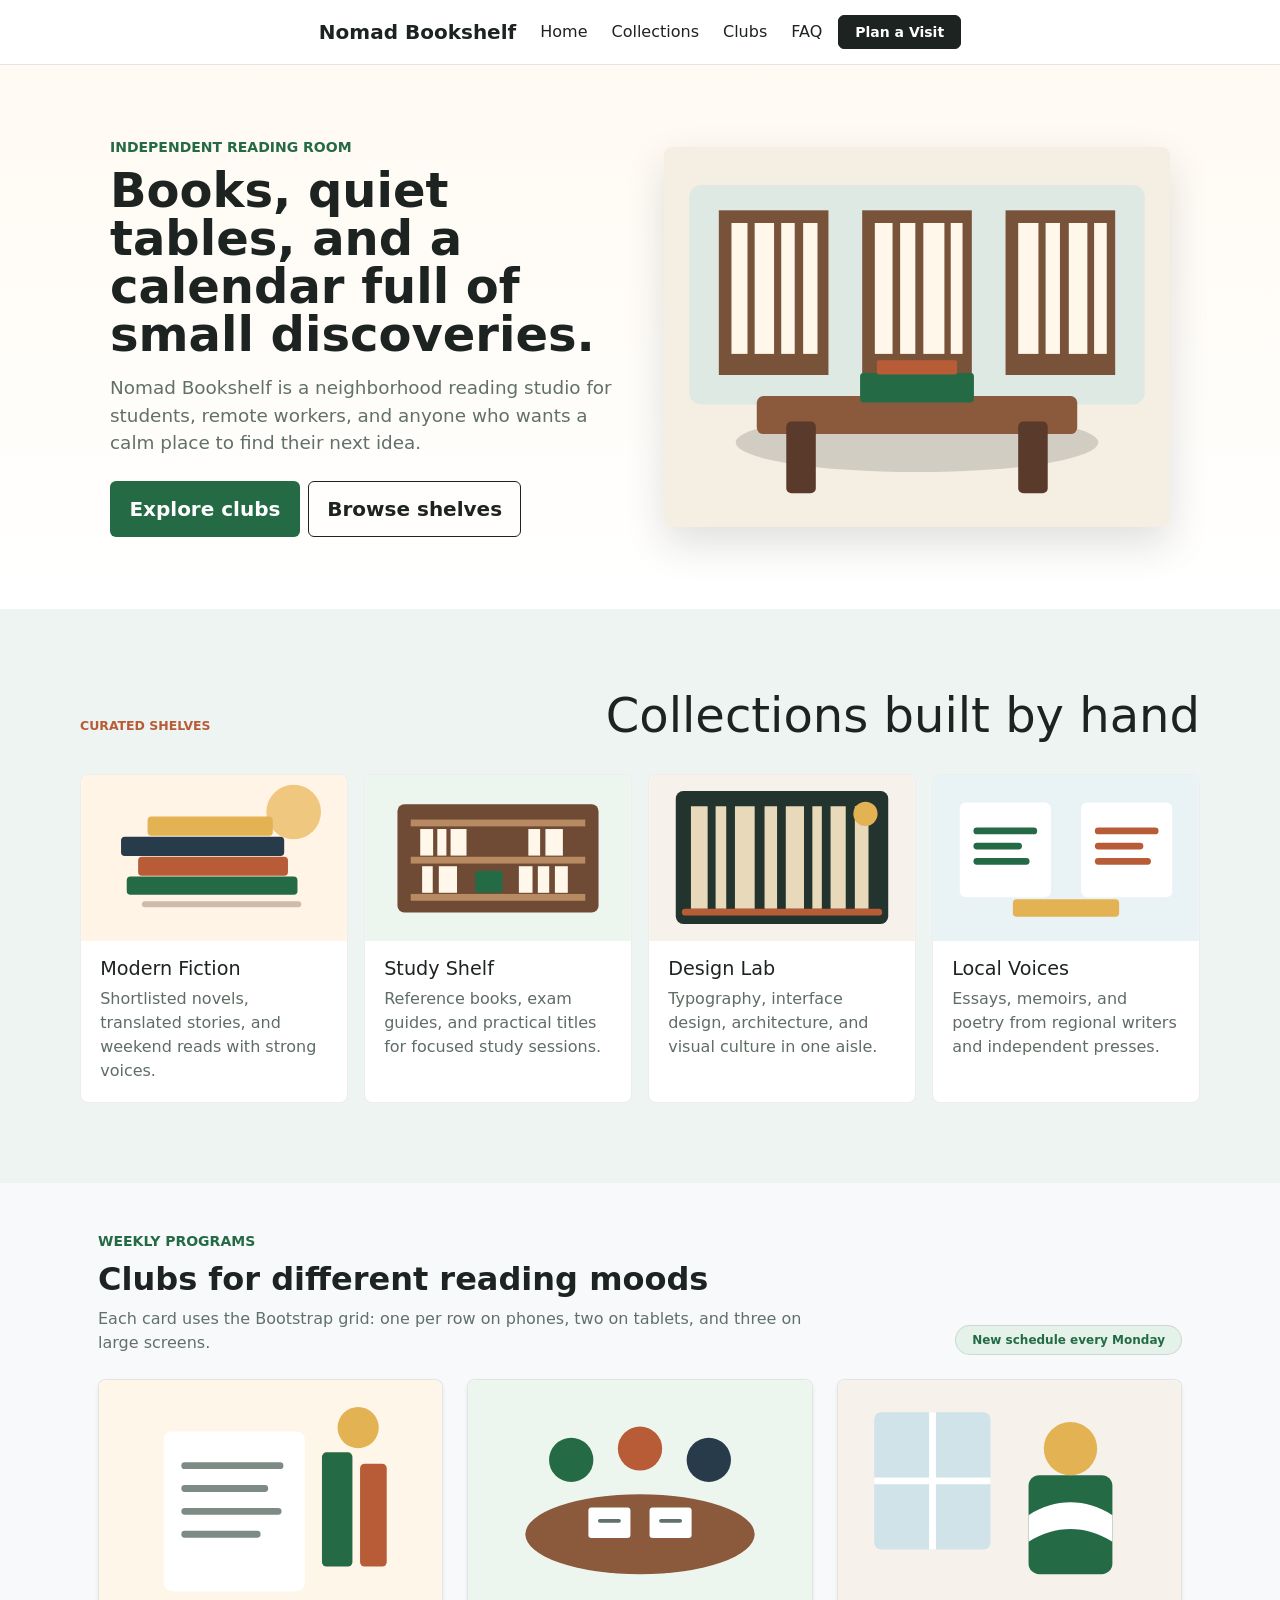
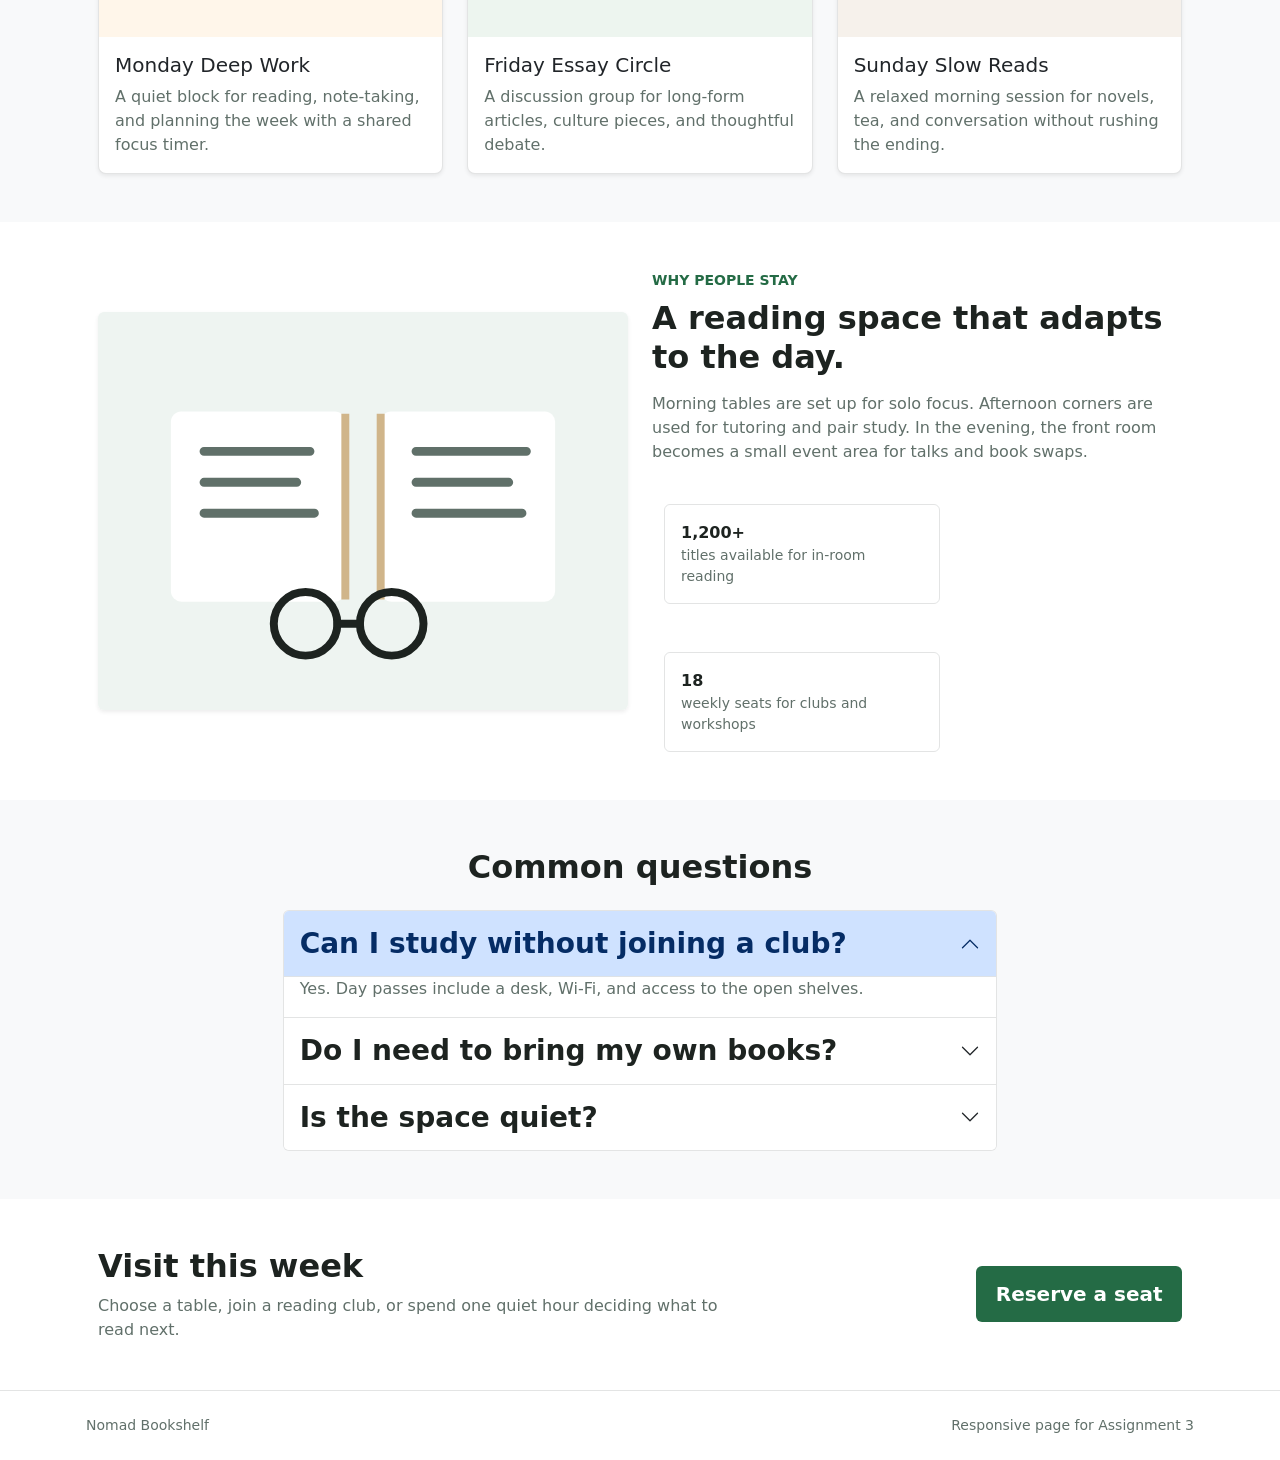
<file: index.html>
<!doctype html>
<html lang="en">
  <head>
    <meta charset="utf-8">
    <meta name="viewport" content="width=device-width, initial-scale=1">
    <title>Nomad Bookshelf</title>
    <link href="https://cdn.jsdelivr.net/npm/bootstrap@5.3.3/dist/css/bootstrap.min.css" rel="stylesheet">
    <link rel="stylesheet" href="style.css">
  </head>
  <body>
    <nav class="navbar navbar-expand-lg bg-white border-bottom sticky-top">
      <div class="container">
        <a class="navbar-brand fw-bold" href="#home">Nomad Bookshelf</a>
        <button class="navbar-toggler" type="button" data-bs-toggle="collapse" data-bs-target="#mainNav" aria-controls="mainNav" aria-expanded="false" aria-label="Toggle navigation">
          <span class="navbar-toggler-icon"></span>
        </button>
        <div class="collapse navbar-collapse" id="mainNav">
          <ul class="navbar-nav ms-auto align-items-lg-center gap-lg-2">
            <li class="nav-item"><a class="nav-link" href="#home">Home</a></li>
            <li class="nav-item"><a class="nav-link" href="#collections">Collections</a></li>
            <li class="nav-item"><a class="nav-link" href="#clubs">Clubs</a></li>
            <li class="nav-item"><a class="nav-link" href="#questions">FAQ</a></li>
            <li class="nav-item d-lg-none"><a class="nav-link" href="#visit">Visit</a></li>
            <li class="nav-item d-none d-lg-block"><a class="btn btn-dark btn-sm px-3" href="#visit">Plan a Visit</a></li>
          </ul>
        </div>
      </div>
    </nav>

    <header id="home" class="hero py-5">
      <div class="container py-lg-4">
        <div class="row align-items-center g-4 g-lg-5">
          <div class="col-lg-6 order-2 order-lg-1">
            <p class="text-uppercase fw-semibold small text-success mb-2">Independent reading room</p>
            <h1 class="display-5 fw-bold lh-1 mb-3">Books, quiet tables, and a calendar full of small discoveries.</h1>
            <p class="lead text-secondary mb-4">Nomad Bookshelf is a neighborhood reading studio for students, remote workers, and anyone who wants a calm place to find their next idea.</p>
            <div class="d-flex flex-column flex-sm-row gap-2">
              <a href="#clubs" class="btn btn-success btn-lg">Explore clubs</a>
              <a href="#collections" class="btn btn-outline-dark btn-lg">Browse shelves</a>
            </div>
            <p class="d-md-none mt-3 mb-0 small text-secondary">Open daily from 9:00 to 21:00.</p>
          </div>
          <div class="col-lg-6 order-1 order-lg-2">
            <img class="img-fluid hero-image" src="assets/library-room.svg" alt="Warm library table with books and lamps">
          </div>
        </div>
      </div>
    </header>

    <section id="collections" class="hand-section" aria-labelledby="collections-title">
      <div class="hand-shell">
        <div class="hand-heading">
          <p>Curated shelves</p>
          <h2 id="collections-title">Collections built by hand</h2>
        </div>
        <div class="hand-grid">
          <article class="hand-card">
            <img src="assets/fiction-stack.svg" alt="Stack of novels on a desk">
            <div>
              <h3>Modern Fiction</h3>
              <p>Shortlisted novels, translated stories, and weekend reads with strong voices.</p>
            </div>
          </article>
          <article class="hand-card">
            <img src="assets/study-shelf.svg" alt="Open books on wooden shelves">
            <div>
              <h3>Study Shelf</h3>
              <p>Reference books, exam guides, and practical titles for focused study sessions.</p>
            </div>
          </article>
          <article class="hand-card">
            <img src="assets/design-shelves.svg" alt="Tall library shelves">
            <div>
              <h3>Design Lab</h3>
              <p>Typography, interface design, architecture, and visual culture in one aisle.</p>
            </div>
          </article>
          <article class="hand-card">
            <img src="assets/local-voices.svg" alt="Books in a bright reading space">
            <div>
              <h3>Local Voices</h3>
              <p>Essays, memoirs, and poetry from regional writers and independent presses.</p>
            </div>
          </article>
        </div>
      </div>
    </section>

    <main>
      <section id="clubs" class="py-5 bg-light">
        <div class="container">
          <div class="row align-items-end mb-4">
            <div class="col-lg-8">
              <p class="text-uppercase fw-semibold small text-success mb-2">Weekly programs</p>
              <h2 class="fw-bold mb-2">Clubs for different reading moods</h2>
              <p class="text-secondary mb-0">Each card uses the Bootstrap grid: one per row on phones, two on tablets, and three on large screens.</p>
            </div>
            <div class="col-lg-4 text-lg-end d-none d-md-block">
              <span class="badge text-bg-success-subtle text-success border border-success-subtle rounded-pill px-3 py-2">New schedule every Monday</span>
            </div>
          </div>
          <div class="row g-4">
            <div class="col-md-6 col-lg-4">
              <div class="card h-100 shadow-sm">
                <img src="assets/deep-work.svg" class="card-img-top" alt="Notebook and books on a study table">
                <div class="card-body">
                  <h3 class="h5 card-title">Monday Deep Work</h3>
                  <p class="card-text text-secondary">A quiet block for reading, note-taking, and planning the week with a shared focus timer.</p>
                </div>
              </div>
            </div>
            <div class="col-md-6 col-lg-4">
              <div class="card h-100 shadow-sm">
                <img src="assets/essay-circle.svg" class="card-img-top" alt="People working together around laptops">
                <div class="card-body">
                  <h3 class="h5 card-title">Friday Essay Circle</h3>
                  <p class="card-text text-secondary">A discussion group for long-form articles, culture pieces, and thoughtful debate.</p>
                </div>
              </div>
            </div>
            <div class="col-md-6 col-lg-4">
              <div class="card h-100 shadow-sm">
                <img src="assets/slow-reads.svg" class="card-img-top" alt="Person reading near a window">
                <div class="card-body">
                  <h3 class="h5 card-title">Sunday Slow Reads</h3>
                  <p class="card-text text-secondary">A relaxed morning session for novels, tea, and conversation without rushing the ending.</p>
                </div>
              </div>
            </div>
          </div>
        </div>
      </section>

      <section class="py-5">
        <div class="container">
          <div class="row g-4 align-items-center">
            <div class="col-lg-6 order-2 order-lg-1">
              <img class="img-fluid rounded-2 shadow-sm" src="assets/adaptive-space.svg" alt="Open book with reading glasses">
            </div>
            <div class="col-lg-6 order-1 order-lg-2">
              <p class="text-uppercase fw-semibold small text-success mb-2">Why people stay</p>
              <h2 class="fw-bold mb-3">A reading space that adapts to the day.</h2>
              <p class="text-secondary">Morning tables are set up for solo focus. Afternoon corners are used for tutoring and pair study. In the evening, the front room becomes a small event area for talks and book swaps.</p>
              <div class="row g-3 mt-2">
                <div class="col-sm-6">
                  <div class="p-3 border rounded-2 h-100">
                    <strong>1,200+</strong>
                    <p class="mb-0 text-secondary small">titles available for in-room reading</p>
                  </div>
                </div>
                <div class="col-sm-6">
                  <div class="p-3 border rounded-2 h-100">
                    <strong>18</strong>
                    <p class="mb-0 text-secondary small">weekly seats for clubs and workshops</p>
                  </div>
                </div>
              </div>
            </div>
          </div>
        </div>
      </section>

      <section id="questions" class="py-5 bg-light">
        <div class="container">
          <div class="row justify-content-center">
            <div class="col-lg-8">
              <h2 class="fw-bold text-center mb-4">Common questions</h2>
              <div class="accordion" id="faq">
                <div class="accordion-item">
                  <h3 class="accordion-header">
                    <button class="accordion-button" type="button" data-bs-toggle="collapse" data-bs-target="#answerOne" aria-expanded="true" aria-controls="answerOne">Can I study without joining a club?</button>
                  </h3>
                  <div id="answerOne" class="accordion-collapse collapse show" data-bs-parent="#faq">
                    <div class="accordion-body">Yes. Day passes include a desk, Wi-Fi, and access to the open shelves.</div>
                  </div>
                </div>
                <div class="accordion-item">
                  <h3 class="accordion-header">
                    <button class="accordion-button collapsed" type="button" data-bs-toggle="collapse" data-bs-target="#answerTwo" aria-expanded="false" aria-controls="answerTwo">Do I need to bring my own books?</button>
                  </h3>
                  <div id="answerTwo" class="accordion-collapse collapse" data-bs-parent="#faq">
                    <div class="accordion-body">You can bring your own, borrow from the reading room, or ask the desk for a recommendation.</div>
                  </div>
                </div>
                <div class="accordion-item">
                  <h3 class="accordion-header">
                    <button class="accordion-button collapsed" type="button" data-bs-toggle="collapse" data-bs-target="#answerThree" aria-expanded="false" aria-controls="answerThree">Is the space quiet?</button>
                  </h3>
                  <div id="answerThree" class="accordion-collapse collapse" data-bs-parent="#faq">
                    <div class="accordion-body">The main room is quiet. Group conversations happen in the small back room after 17:00.</div>
                  </div>
                </div>
              </div>
            </div>
          </div>
        </div>
      </section>

      <section id="visit" class="py-5">
        <div class="container">
          <div class="row g-4 align-items-center">
            <div class="col-md-7">
              <h2 class="fw-bold mb-2">Visit this week</h2>
              <p class="text-secondary mb-md-0">Choose a table, join a reading club, or spend one quiet hour deciding what to read next.</p>
            </div>
            <div class="col-md-5 text-md-end">
              <button type="button" class="btn btn-success btn-lg" data-bs-toggle="modal" data-bs-target="#visitModal">Reserve a seat</button>
            </div>
          </div>
        </div>
      </section>
    </main>

    <footer class="py-4 border-top">
      <div class="container d-flex flex-column flex-md-row justify-content-between gap-2">
        <p class="mb-0 small text-secondary">Nomad Bookshelf</p>
        <p class="mb-0 small text-secondary">Responsive page for Assignment 3</p>
      </div>
    </footer>

    <div class="modal fade" id="visitModal" tabindex="-1" aria-labelledby="visitModalLabel" aria-hidden="true">
      <div class="modal-dialog modal-dialog-centered">
        <div class="modal-content">
          <div class="modal-header">
            <h2 class="modal-title fs-5" id="visitModalLabel">Reserve a seat</h2>
            <button type="button" class="btn-close" data-bs-dismiss="modal" aria-label="Close"></button>
          </div>
          <div class="modal-body">
            Send a message to the reading room desk with your preferred date and time.
          </div>
          <div class="modal-footer">
            <button type="button" class="btn btn-outline-secondary" data-bs-dismiss="modal">Close</button>
            <a class="btn btn-success" href="mailto:hello@example.com">Email desk</a>
          </div>
        </div>
      </div>
    </div>

    <script src="https://cdn.jsdelivr.net/npm/bootstrap@5.3.3/dist/js/bootstrap.bundle.min.js"></script>
    <script>
      if (!window.bootstrap) {
        document.querySelectorAll('[data-bs-toggle="collapse"]').forEach((button) => {
          button.addEventListener('click', () => {
            const target = document.querySelector(button.getAttribute('data-bs-target'));
            if (!target) return;
            const isOpen = target.classList.toggle('show');
            button.setAttribute('aria-expanded', String(isOpen));
          });
        });

        document.querySelectorAll('[data-bs-toggle="modal"]').forEach((button) => {
          button.addEventListener('click', () => {
            const target = document.querySelector(button.getAttribute('data-bs-target'));
            if (target) target.classList.add('show');
          });
        });

        document.querySelectorAll('[data-bs-dismiss="modal"]').forEach((button) => {
          button.addEventListener('click', () => {
            button.closest('.modal')?.classList.remove('show');
          });
        });
      }
    </script>
  </body>
</html>
</file>
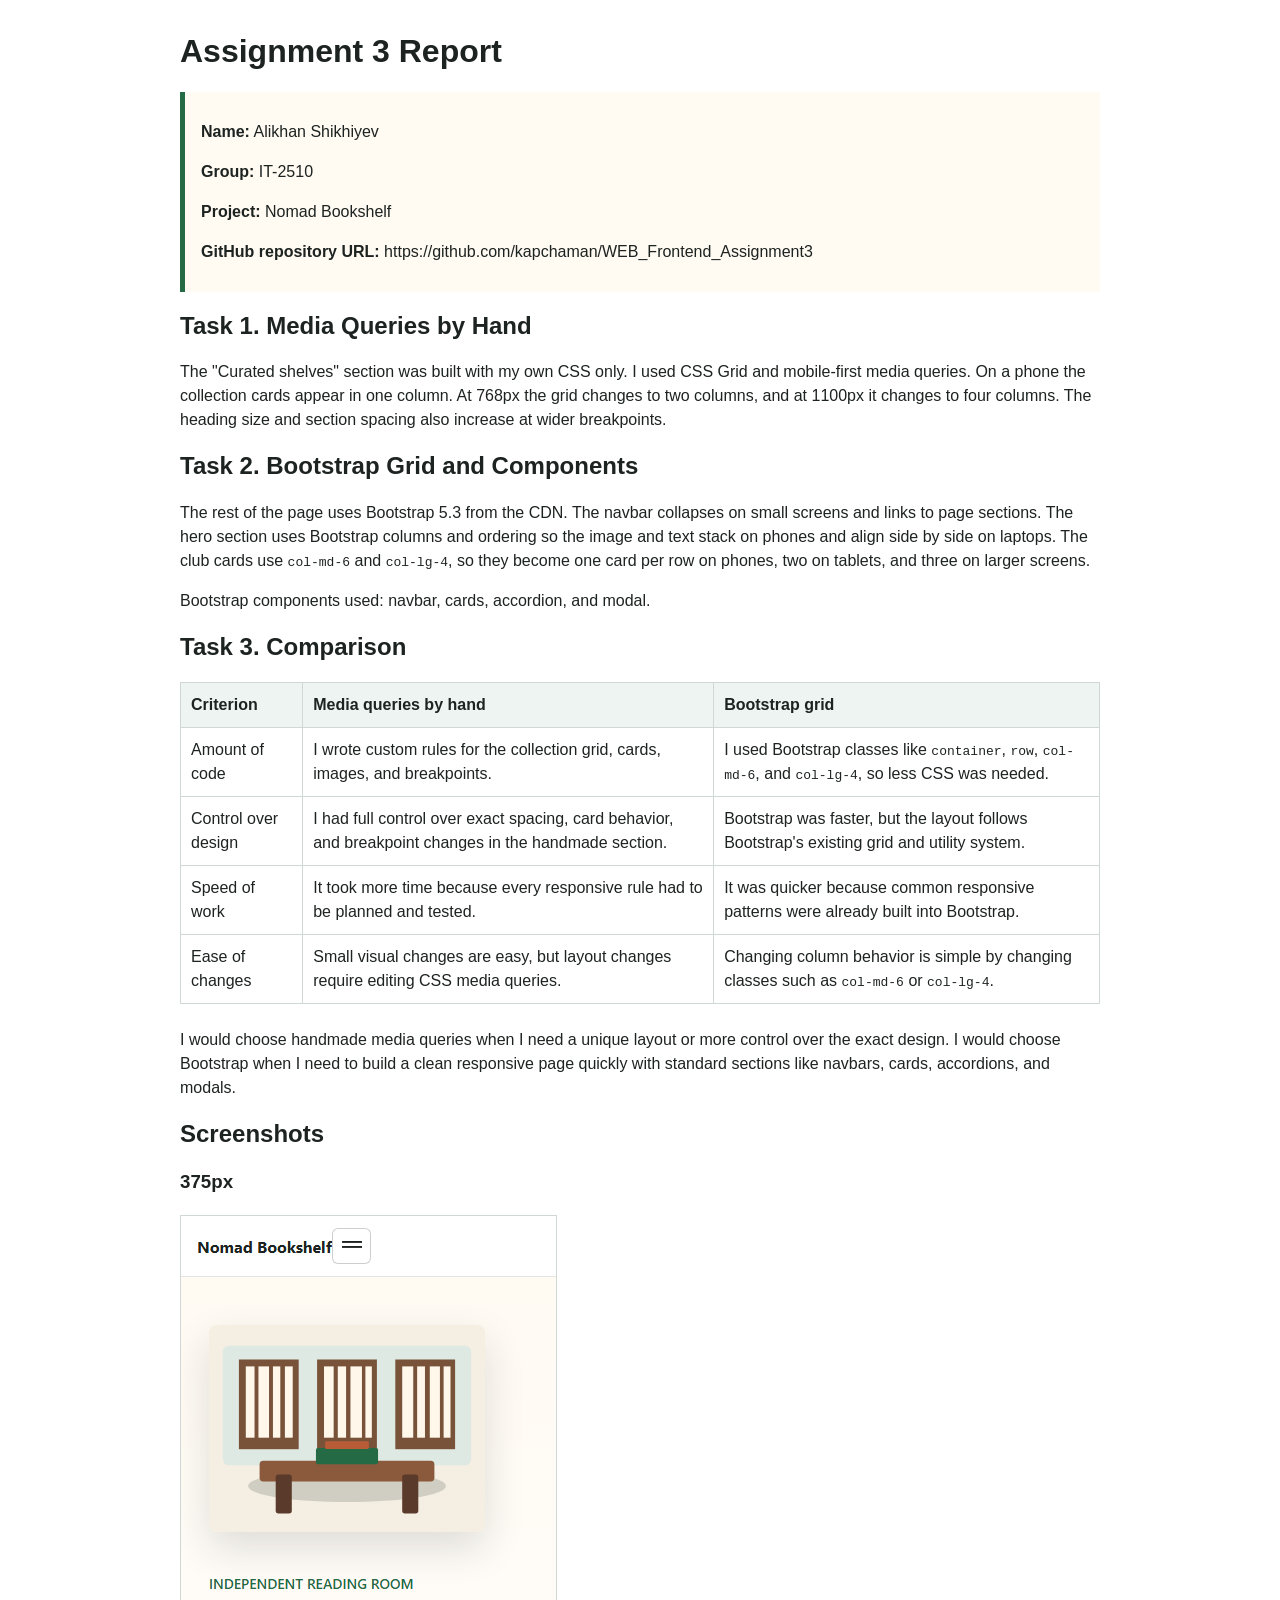
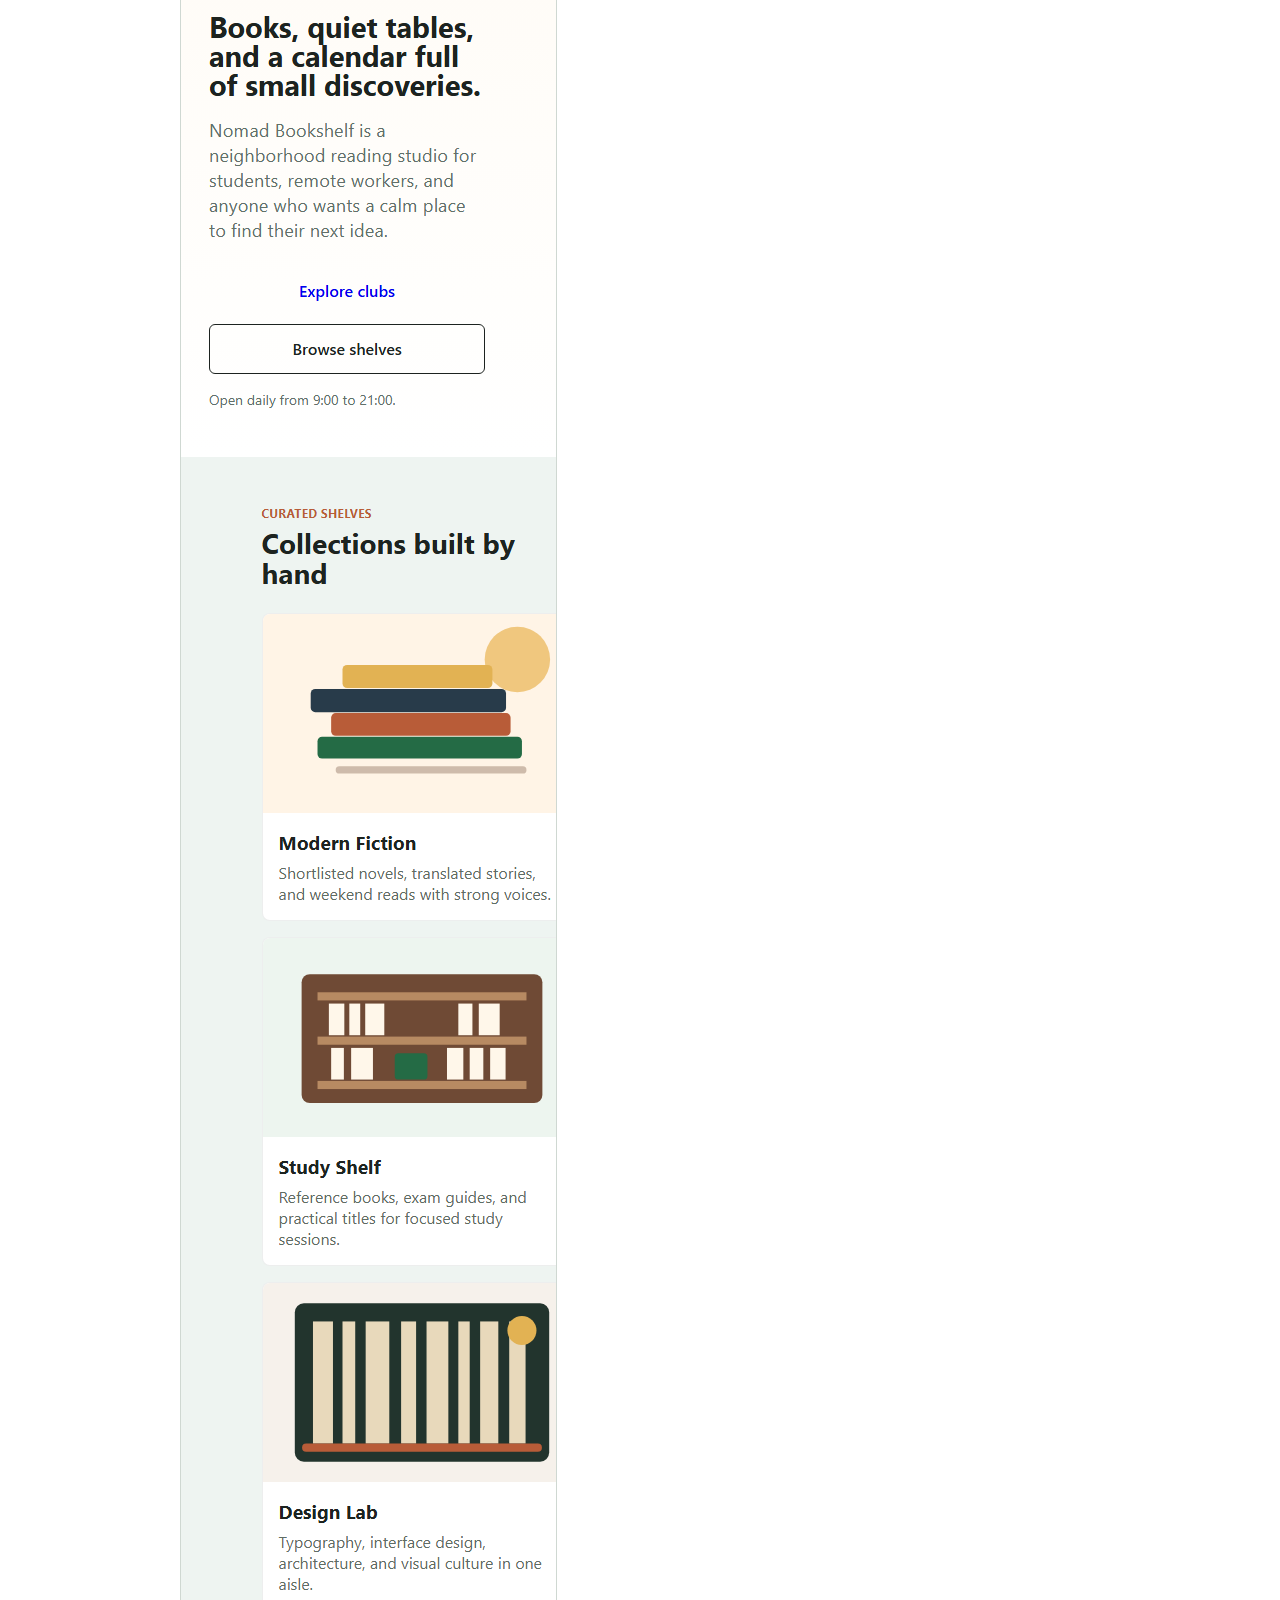
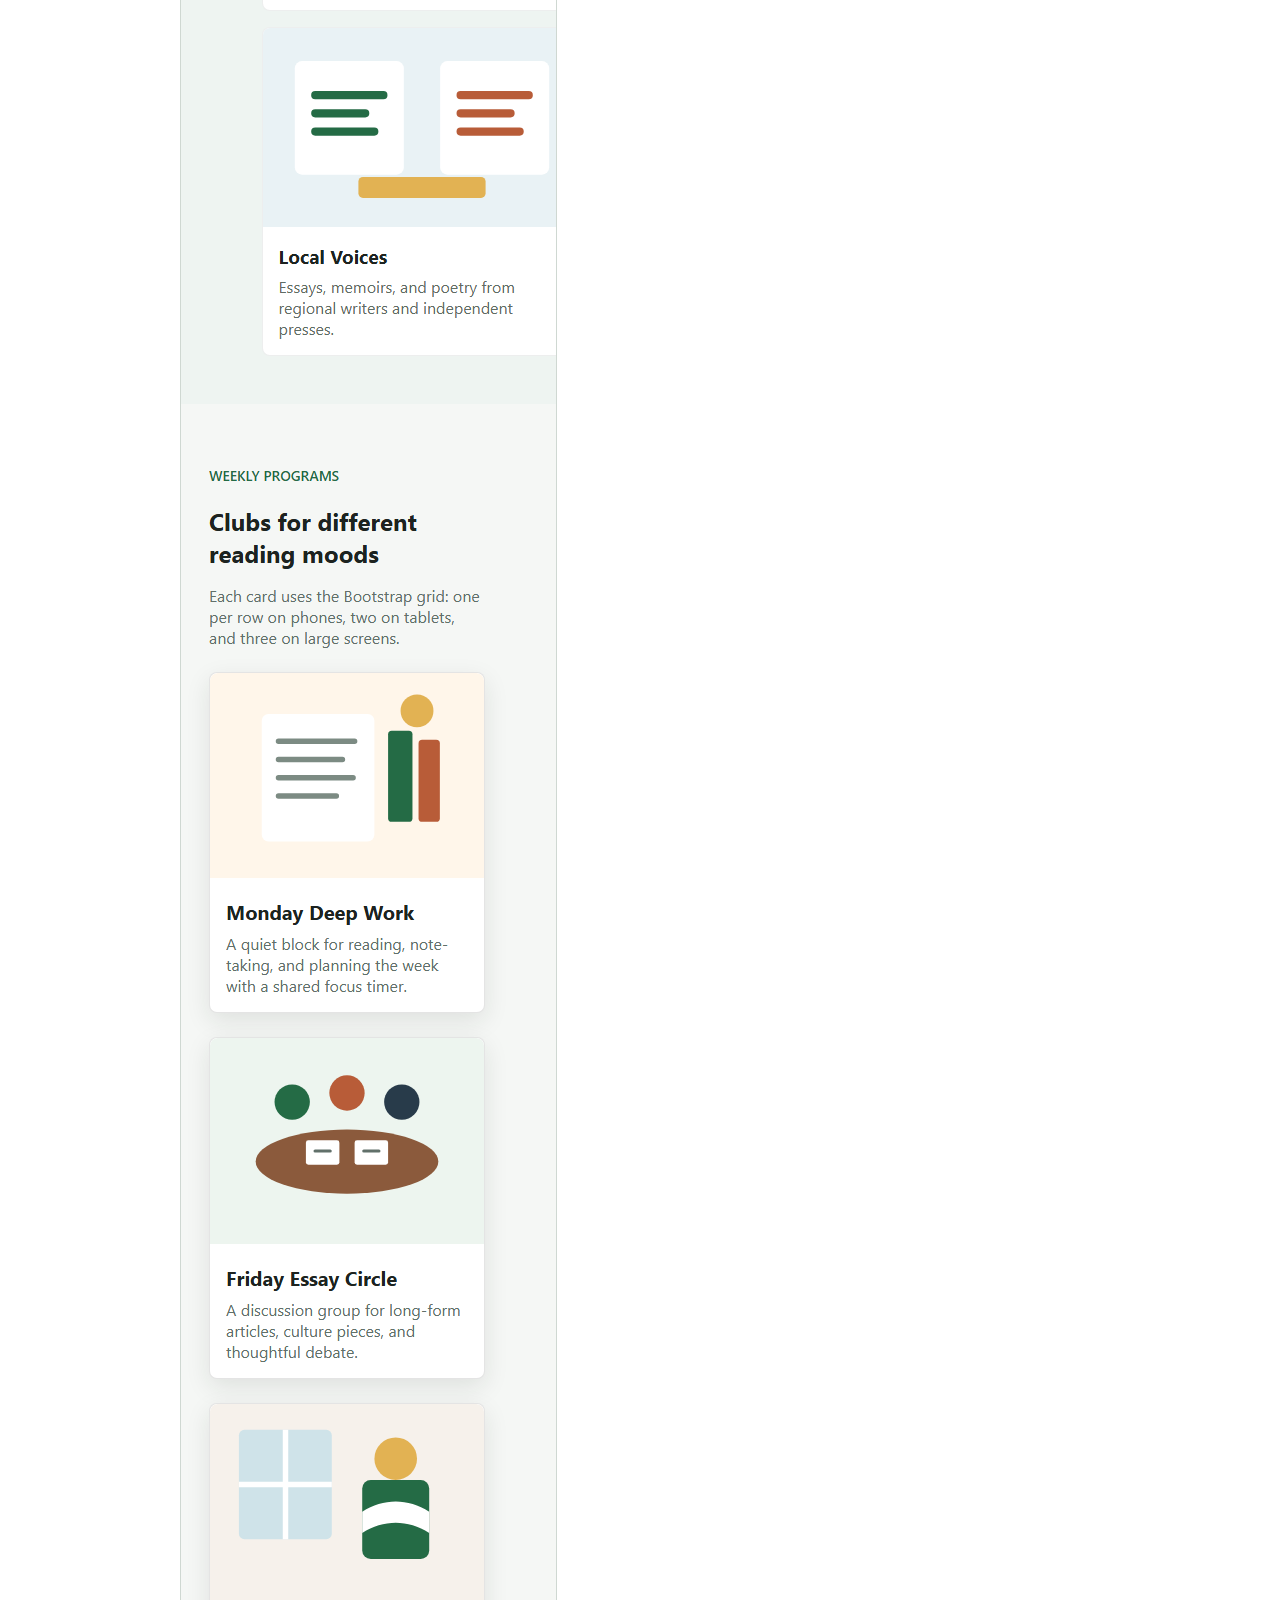
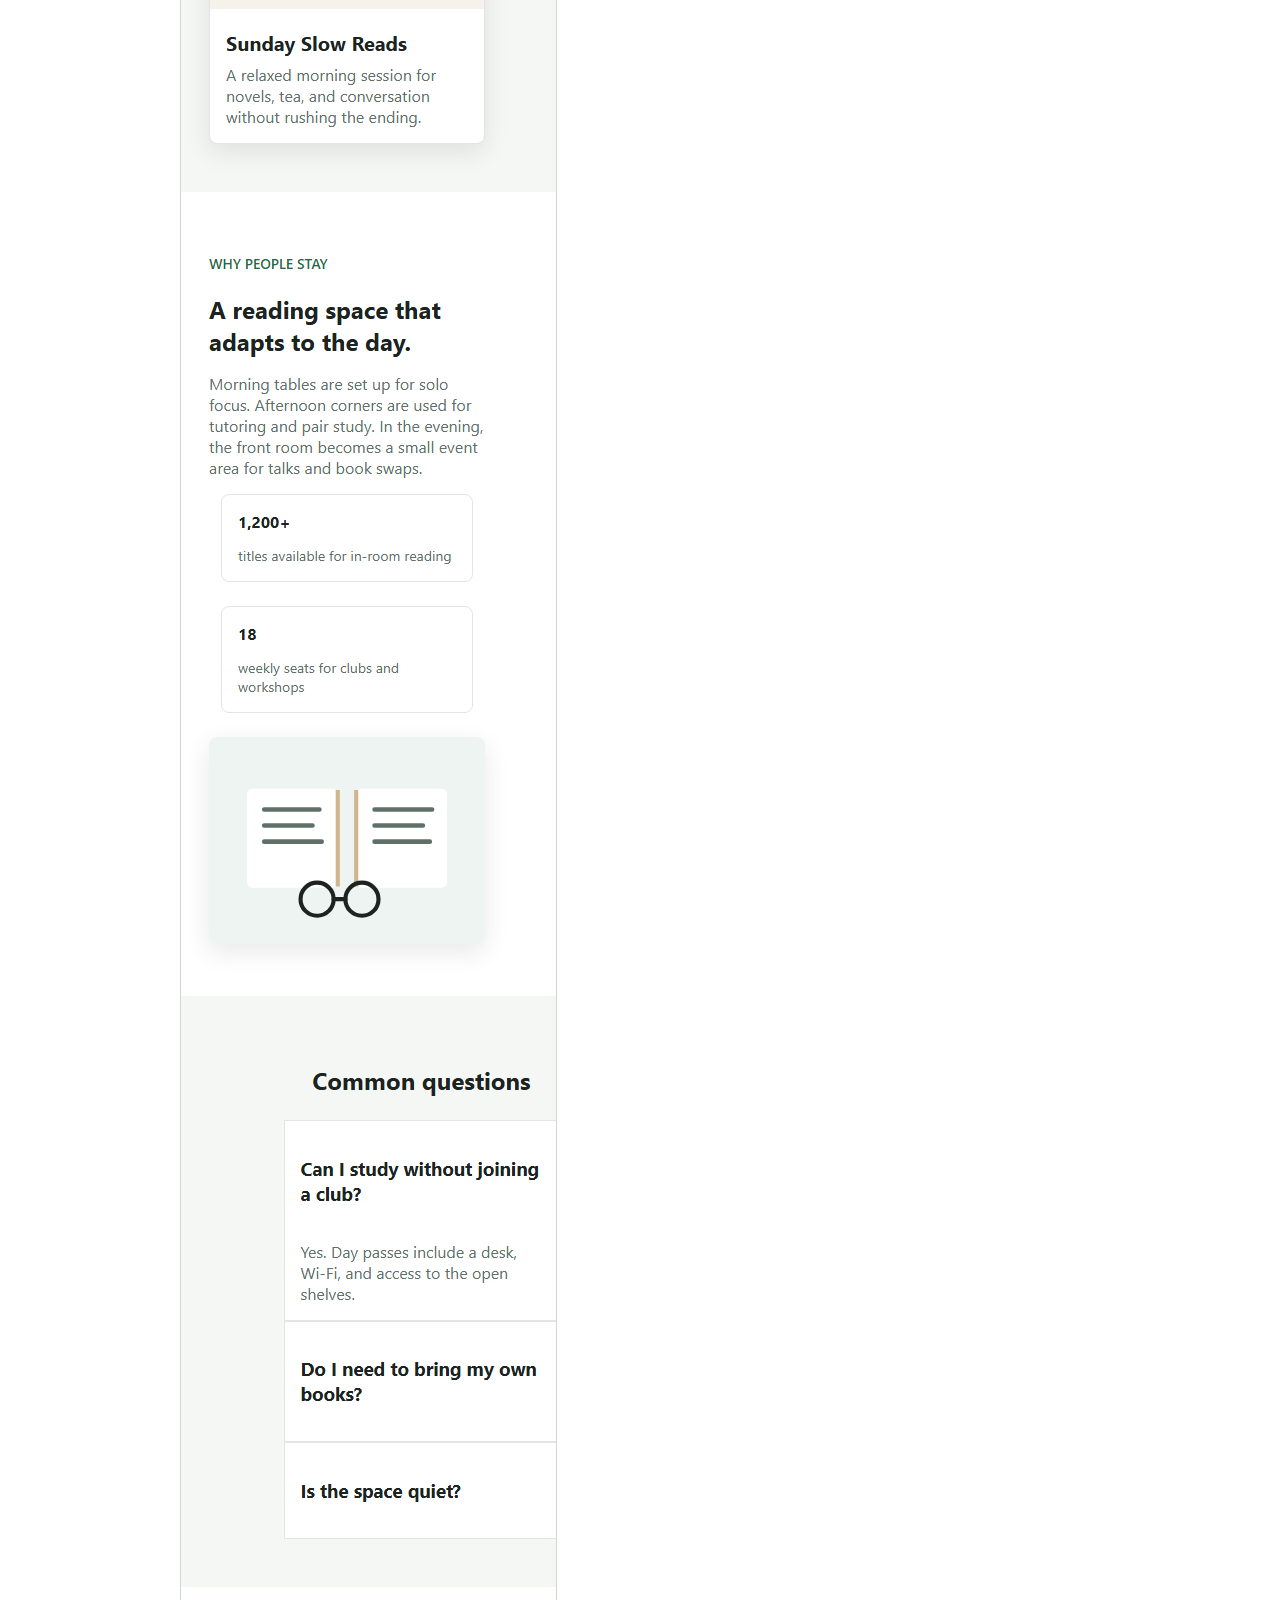
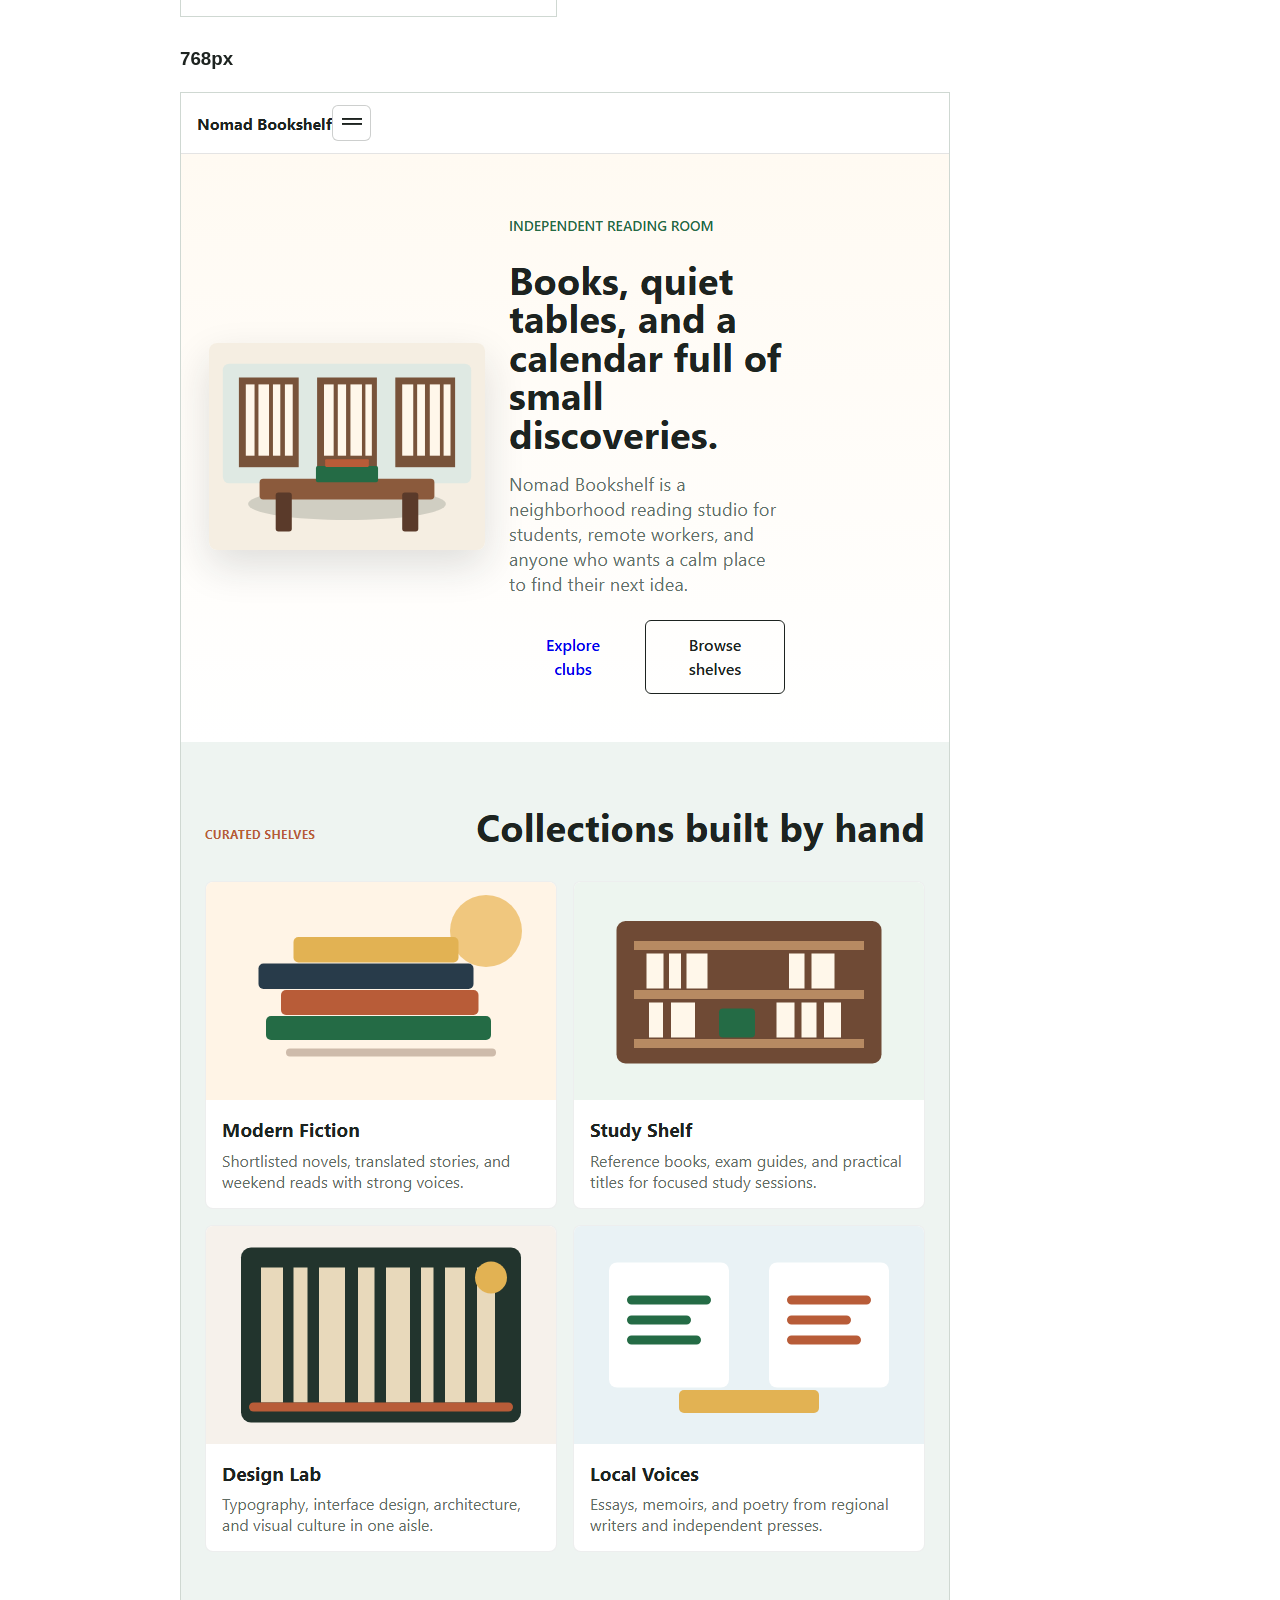
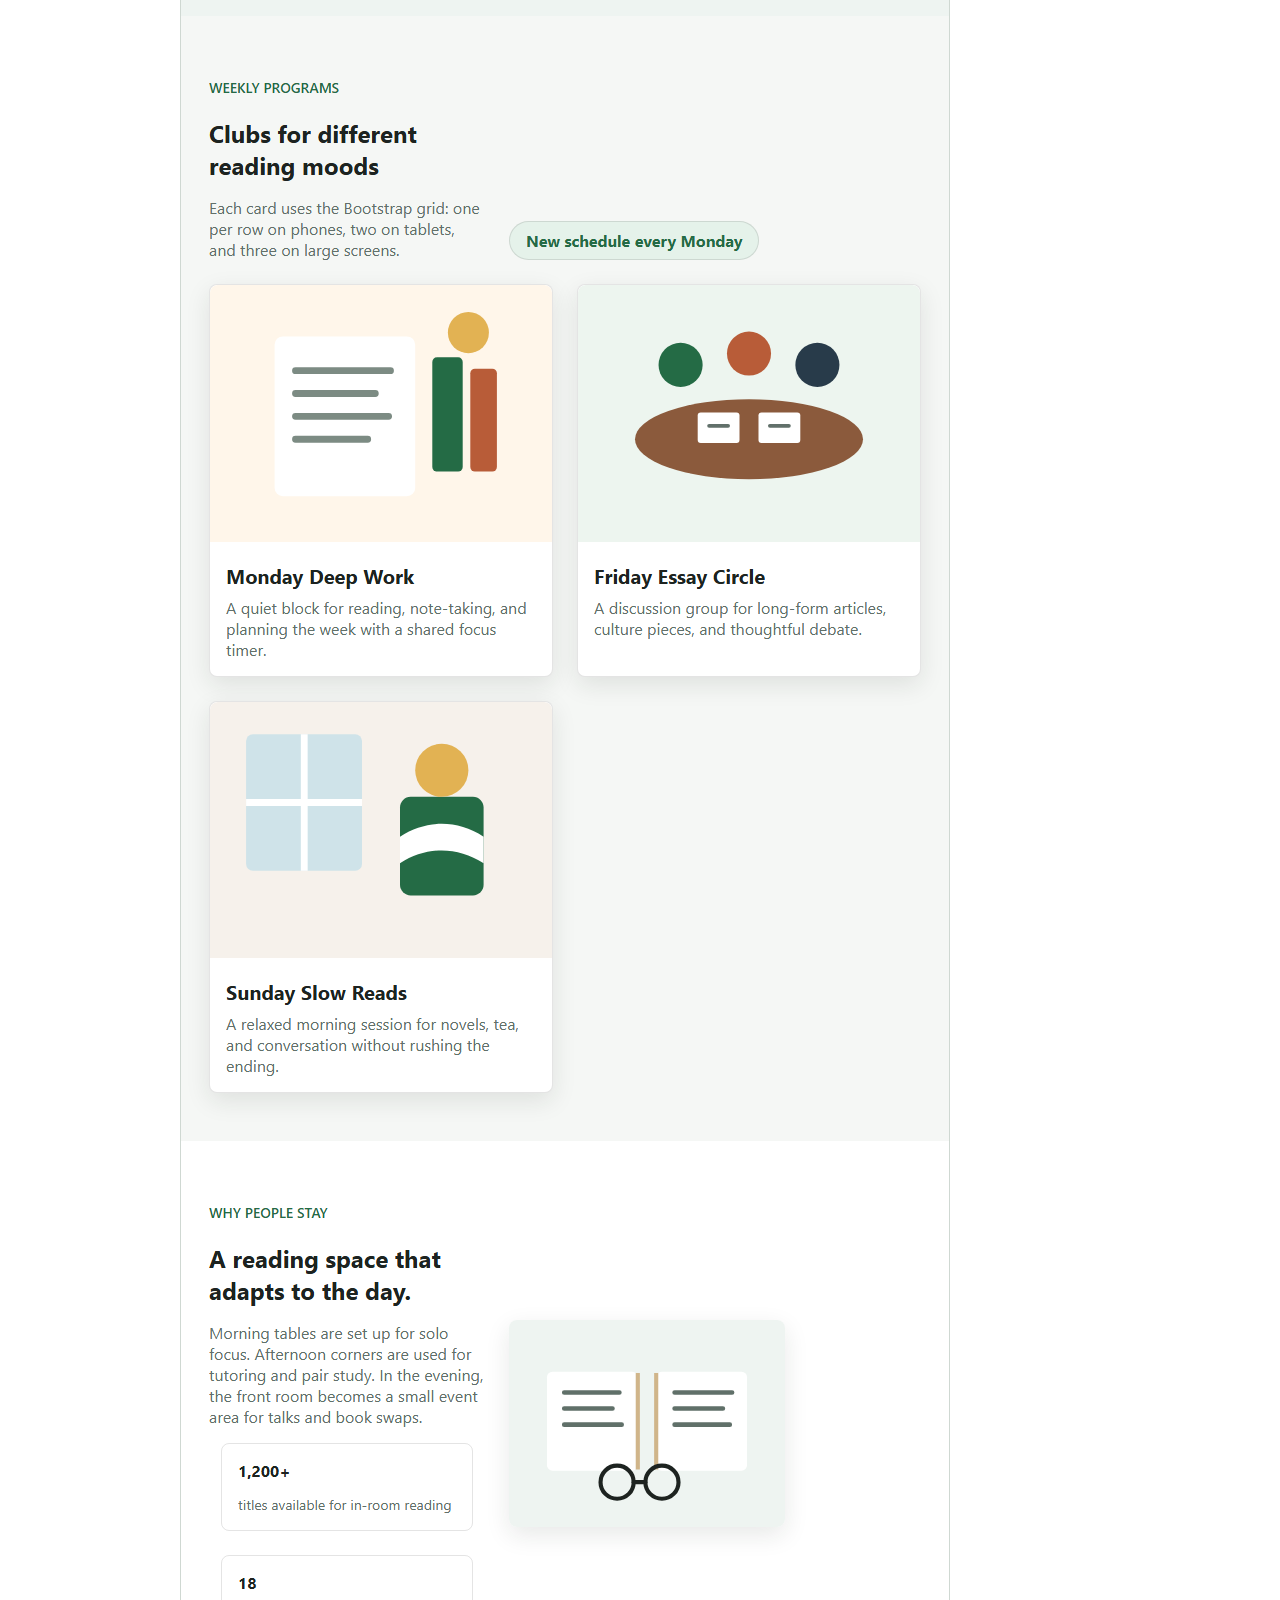
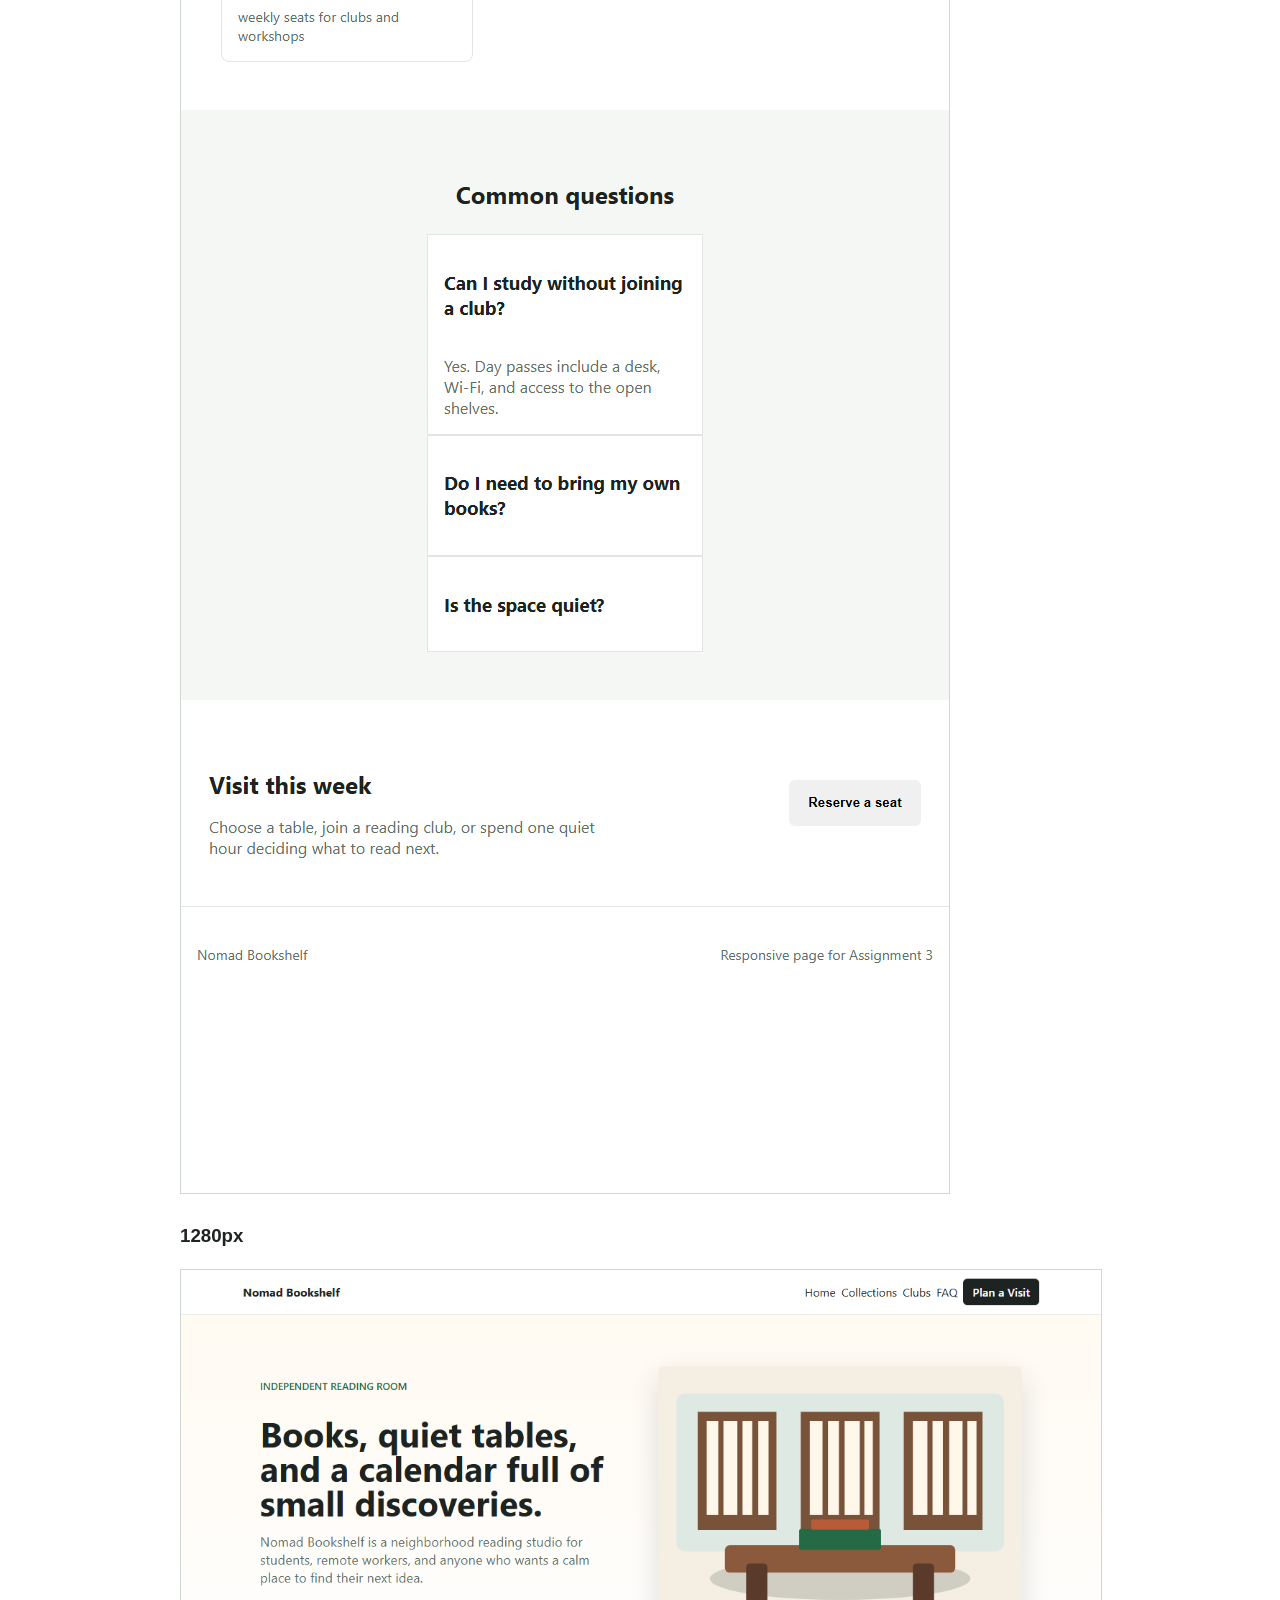
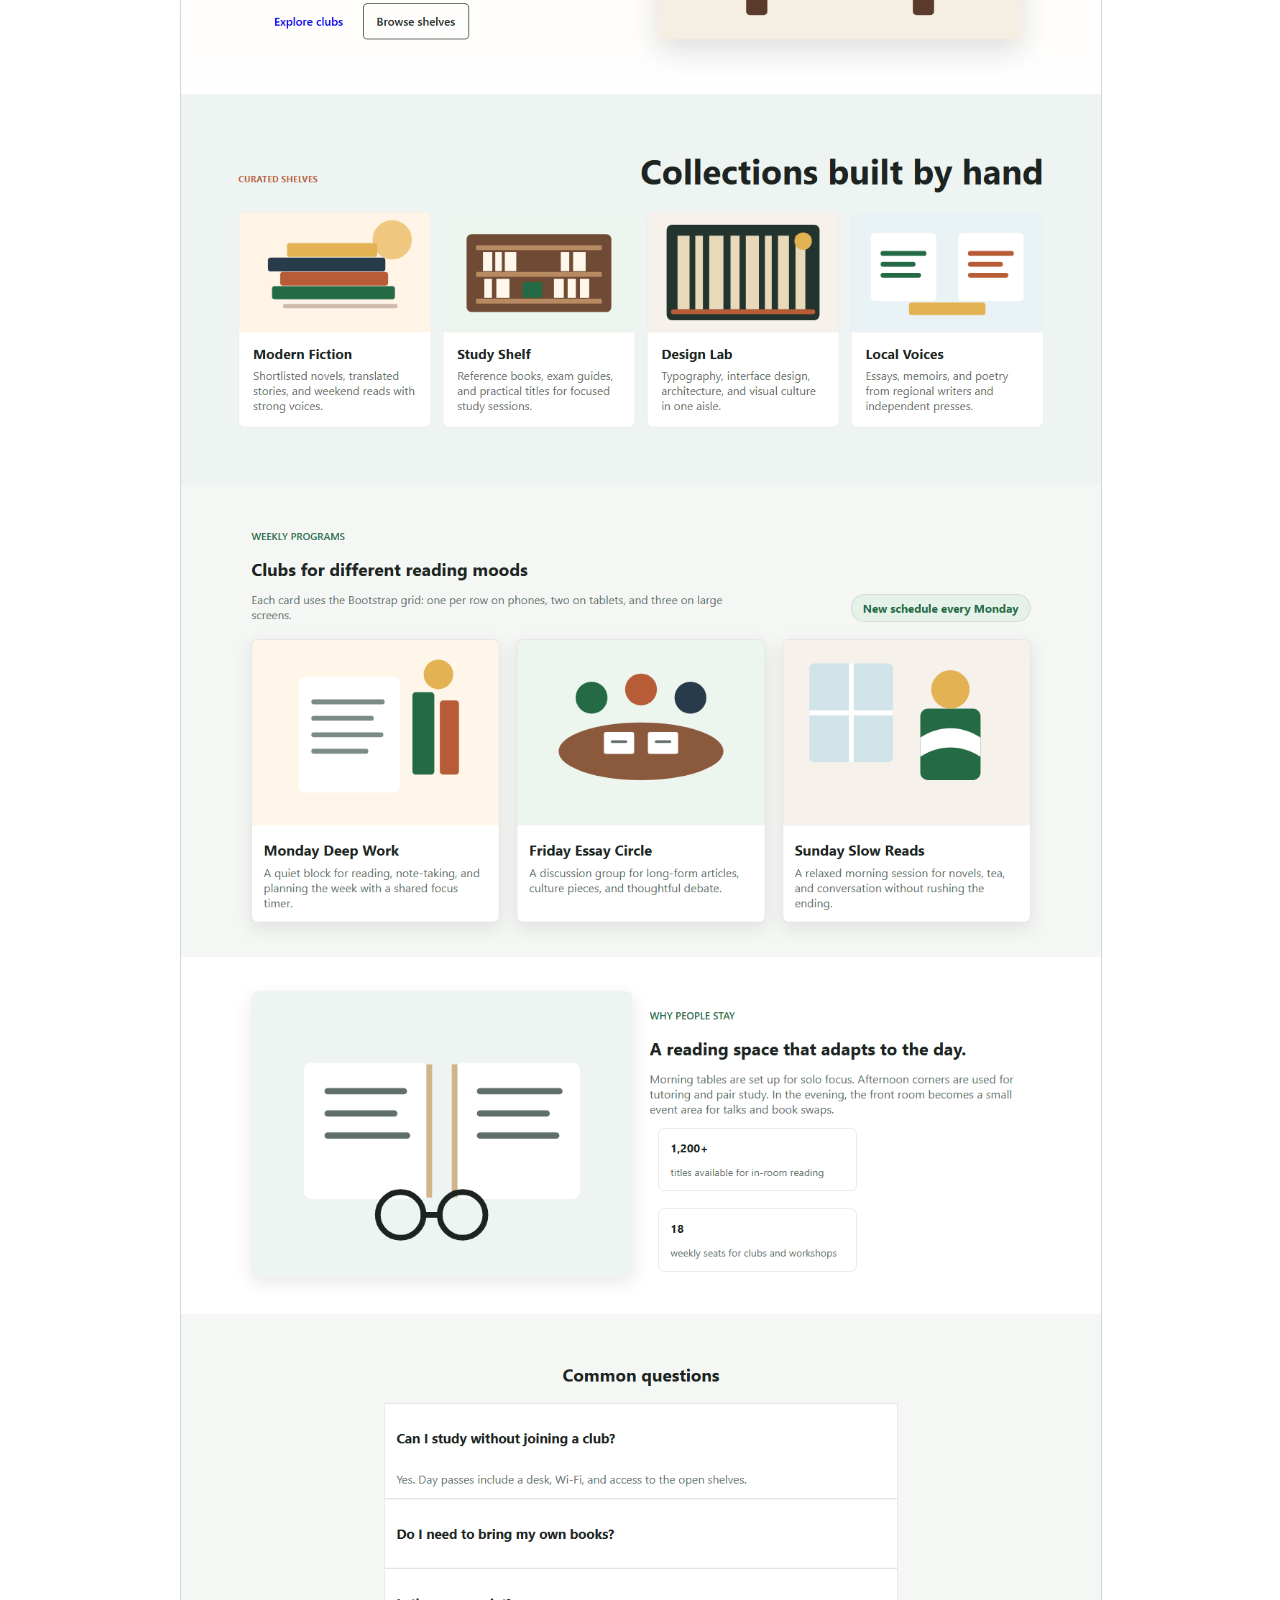
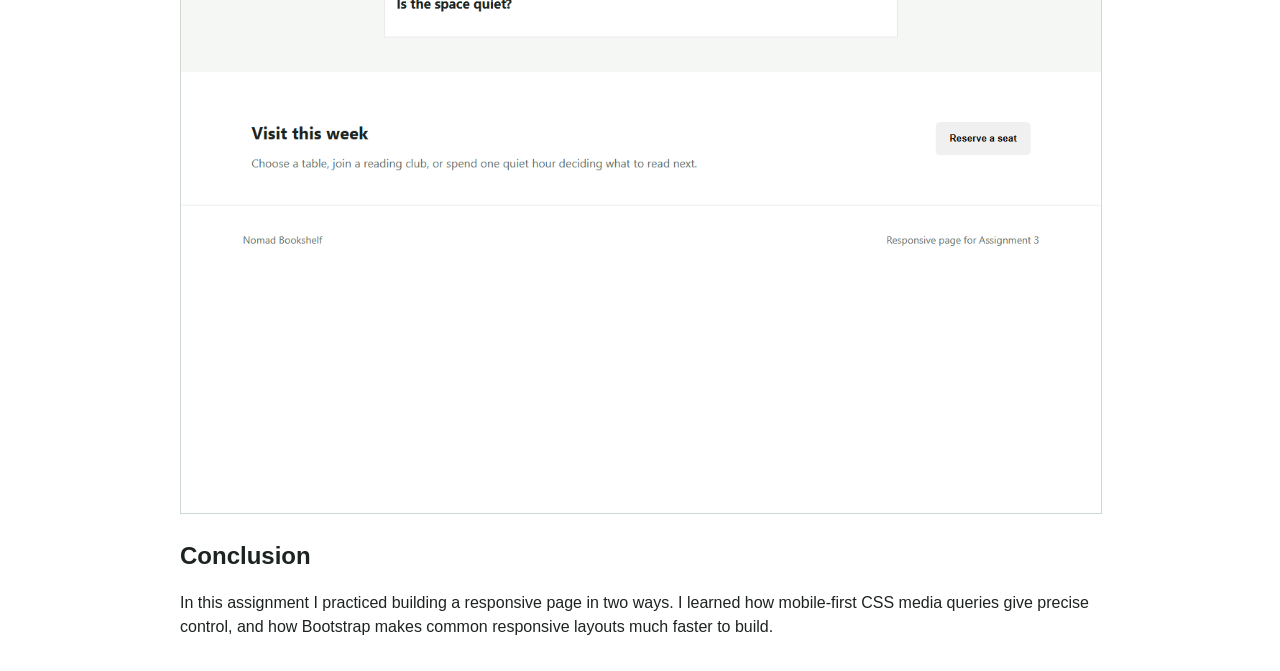
<file: report.html>
<!doctype html>
<html lang="en">
  <head>
    <meta charset="utf-8">
    <meta name="viewport" content="width=device-width, initial-scale=1">
    <title>Assignment 3 Report</title>
    <style>
      body {
        color: #1d2320;
        font-family: Arial, sans-serif;
        line-height: 1.5;
        margin: 32px auto;
        max-width: 920px;
      }

      h1,
      h2 {
        line-height: 1.2;
      }

      table {
        border-collapse: collapse;
        margin: 16px 0 24px;
        width: 100%;
      }

      th,
      td {
        border: 1px solid #cfd8d2;
        padding: 10px;
        text-align: left;
        vertical-align: top;
      }

      th {
        background: #eef4f1;
      }

      img {
        border: 1px solid #cfd8d2;
        display: block;
        margin: 12px 0 28px;
        max-width: 100%;
      }

      .meta {
        background: #fffaf2;
        border-left: 5px solid #246b45;
        padding: 12px 16px;
      }

      @media print {
        body {
          margin: 18mm;
          max-width: none;
        }

        img {
          max-height: 230mm;
          object-fit: contain;
        }
      }
    </style>
  </head>
  <body>
    <h1>Assignment 3 Report</h1>
    <div class="meta">
      <p><strong>Name:</strong> Alikhan Shikhiyev</p>
      <p><strong>Group:</strong> IT-2510</p>
      <p><strong>Project:</strong> Nomad Bookshelf</p>
      <p><strong>GitHub repository URL:</strong> https://github.com/kapchaman/WEB_Frontend_Assignment3</p>
    </div>

    <h2>Task 1. Media Queries by Hand</h2>
    <p>The "Curated shelves" section was built with my own CSS only. I used CSS Grid and mobile-first media queries. On a phone the collection cards appear in one column. At 768px the grid changes to two columns, and at 1100px it changes to four columns. The heading size and section spacing also increase at wider breakpoints.</p>

    <h2>Task 2. Bootstrap Grid and Components</h2>
    <p>The rest of the page uses Bootstrap 5.3 from the CDN. The navbar collapses on small screens and links to page sections. The hero section uses Bootstrap columns and ordering so the image and text stack on phones and align side by side on laptops. The club cards use <code>col-md-6</code> and <code>col-lg-4</code>, so they become one card per row on phones, two on tablets, and three on larger screens.</p>
    <p>Bootstrap components used: navbar, cards, accordion, and modal.</p>

    <h2>Task 3. Comparison</h2>
    <table>
      <thead>
        <tr>
          <th>Criterion</th>
          <th>Media queries by hand</th>
          <th>Bootstrap grid</th>
        </tr>
      </thead>
      <tbody>
        <tr>
          <td>Amount of code</td>
          <td>I wrote custom rules for the collection grid, cards, images, and breakpoints.</td>
          <td>I used Bootstrap classes like <code>container</code>, <code>row</code>, <code>col-md-6</code>, and <code>col-lg-4</code>, so less CSS was needed.</td>
        </tr>
        <tr>
          <td>Control over design</td>
          <td>I had full control over exact spacing, card behavior, and breakpoint changes in the handmade section.</td>
          <td>Bootstrap was faster, but the layout follows Bootstrap's existing grid and utility system.</td>
        </tr>
        <tr>
          <td>Speed of work</td>
          <td>It took more time because every responsive rule had to be planned and tested.</td>
          <td>It was quicker because common responsive patterns were already built into Bootstrap.</td>
        </tr>
        <tr>
          <td>Ease of changes</td>
          <td>Small visual changes are easy, but layout changes require editing CSS media queries.</td>
          <td>Changing column behavior is simple by changing classes such as <code>col-md-6</code> or <code>col-lg-4</code>.</td>
        </tr>
      </tbody>
    </table>
    <p>I would choose handmade media queries when I need a unique layout or more control over the exact design. I would choose Bootstrap when I need to build a clean responsive page quickly with standard sections like navbars, cards, accordions, and modals.</p>

    <h2>Screenshots</h2>
    <h3>375px</h3>
    <img src="screenshots/375.png" alt="Full page screenshot at 375px">
    <h3>768px</h3>
    <img src="screenshots/768.png" alt="Full page screenshot at 768px">
    <h3>1280px</h3>
    <img src="screenshots/1280.png" alt="Full page screenshot at 1280px">

    <h2>Conclusion</h2>
    <p>In this assignment I practiced building a responsive page in two ways. I learned how mobile-first CSS media queries give precise control, and how Bootstrap makes common responsive layouts much faster to build.</p>
  </body>
</html>
</file>
<file: style.css>
:root {
  --ink: #1d2320;
  --paper: #fffaf2;
  --leaf: #246b45;
  --clay: #b85c38;
  --mist: #eef4f1;
}

*,
*::before,
*::after {
  box-sizing: border-box;
}

html {
  scroll-behavior: smooth;
}

body {
  color: var(--ink);
  background: #ffffff;
  font-family: system-ui, -apple-system, BlinkMacSystemFont, "Segoe UI", sans-serif;
  margin: 0;
  overflow-x: hidden;
}

.container {
  margin: 0 auto;
  max-width: 1140px;
  padding-left: 1rem;
  padding-right: 1rem;
  width: auto;
}

.row {
  display: flex;
  flex-wrap: wrap;
  margin-left: 0;
  margin-right: 0;
  row-gap: var(--bs-gutter-y, 0);
}

.row > * {
  box-sizing: border-box;
  flex: 0 0 auto;
  flex-shrink: 0;
  max-width: min(100%, 300px);
  padding-left: calc(var(--bs-gutter-x, 1.5rem) * 0.5);
  padding-right: calc(var(--bs-gutter-x, 1.5rem) * 0.5);
  width: min(100%, 300px);
}

.g-3,
.g-4,
.g-lg-5 {
  --bs-gutter-x: 1.5rem;
  --bs-gutter-y: 1.5rem;
}

.align-items-center {
  align-items: center;
}

.align-items-end {
  align-items: flex-end;
}

.justify-content-center {
  justify-content: center;
}

.d-flex {
  display: flex;
}

.d-none {
  display: none !important;
}

.justify-content-between {
  justify-content: space-between;
}

.flex-column {
  flex-direction: column;
}

.gap-2 {
  gap: 0.5rem;
}

.py-4 {
  padding-bottom: 1.5rem;
  padding-top: 1.5rem;
}

.py-5 {
  padding-bottom: 3rem;
  padding-top: 3rem;
}

.p-3 {
  padding: 1rem;
}

.px-3 {
  padding-left: 1rem;
  padding-right: 1rem;
}

.py-2 {
  padding-bottom: 0.5rem;
  padding-top: 0.5rem;
}

.ms-auto {
  margin-left: auto;
}

.mt-2 {
  margin-top: 0.5rem;
}

.mt-3 {
  margin-top: 1rem;
}

.mb-0 {
  margin-bottom: 0;
}

.mb-2 {
  margin-bottom: 0.5rem;
}

.mb-3 {
  margin-bottom: 1rem;
}

.mb-4 {
  margin-bottom: 1.5rem;
}

.fw-bold {
  font-weight: 700;
}

.fw-semibold {
  font-weight: 600;
}

.fs-5 {
  font-size: 1.25rem;
}

.small {
  font-size: 0.875rem;
}

.lead {
  font-size: 1.15rem;
}

.display-5 {
  font-size: clamp(1.8rem, 5vw, 3rem);
  overflow-wrap: break-word;
}

.lh-1 {
  line-height: 1;
}

.text-uppercase {
  text-transform: uppercase;
}

.text-secondary {
  color: #61706a !important;
}

.text-center {
  text-align: center;
}

.bg-white {
  background: #ffffff;
}

.bg-light {
  background: #f5f7f5;
}

.border,
.border-top,
.border-bottom {
  border-color: rgba(29, 35, 32, 0.12) !important;
}

.border {
  border: 1px solid rgba(29, 35, 32, 0.12);
}

.border-top {
  border-top: 1px solid rgba(29, 35, 32, 0.12);
}

.border-bottom {
  border-bottom: 1px solid rgba(29, 35, 32, 0.12);
}

.rounded-2 {
  border-radius: 8px;
}

.rounded-pill {
  border-radius: 999px;
}

.shadow-sm {
  box-shadow: 0 0.5rem 1.5rem rgba(29, 35, 32, 0.1);
}

.img-fluid {
  height: auto;
  max-width: 100%;
}

.sticky-top {
  position: sticky;
  top: 0;
  z-index: 20;
}

.navbar {
  padding: 0.75rem 0;
}

.navbar .container,
.d-flex.justify-content-between {
  align-items: center;
  display: flex;
}

.navbar-brand {
  color: var(--ink);
  text-decoration: none;
}

.navbar-brand {
  letter-spacing: 0;
}

.navbar-toggler {
  background: #ffffff;
  border: 1px solid rgba(29, 35, 32, 0.22);
  border-radius: 6px;
  padding: 0.35rem 0.55rem;
}

.navbar-toggler-icon {
  background: linear-gradient(var(--ink), var(--ink)) center 35% / 1.25rem 0.12rem no-repeat,
    linear-gradient(var(--ink), var(--ink)) center 65% / 1.25rem 0.12rem no-repeat;
  display: inline-block;
  height: 1.25rem;
  width: 1.25rem;
}

.collapse:not(.show) {
  display: none;
}

.navbar-nav {
  list-style: none;
  margin: 1rem 0 0;
  padding: 0;
}

.nav-link {
  color: var(--ink);
  display: block;
  padding: 0.4rem 0;
  text-decoration: none;
}

.btn {
  border: 1px solid transparent;
  border-radius: 6px;
  cursor: pointer;
  display: inline-block;
  font-weight: 600;
  line-height: 1.5;
  padding: 0.6rem 1rem;
  text-align: center;
  text-decoration: none;
}

.btn-lg {
  padding: 0.75rem 1.15rem;
}

.btn-sm {
  padding: 0.35rem 0.75rem;
}

.btn-dark {
  background: var(--ink);
  border-color: var(--ink);
  color: #ffffff;
}

.btn-outline-dark {
  background: transparent;
  border-color: var(--ink);
  color: var(--ink);
}

.btn-outline-secondary {
  background: transparent;
  border-color: #7a8781;
  color: #4f5b55;
}

.hero {
  background: linear-gradient(180deg, var(--paper), #ffffff);
}

.hero-image,
.card-img-top {
  aspect-ratio: 4 / 3;
  object-fit: cover;
}

.hero-image {
  border-radius: 8px;
  box-shadow: 0 1rem 2.5rem rgba(29, 35, 32, 0.14);
}

.btn-success {
  --bs-btn-bg: var(--leaf);
  --bs-btn-border-color: var(--leaf);
  --bs-btn-hover-bg: #1f5b3c;
  --bs-btn-hover-border-color: #1f5b3c;
}

.text-success {
  color: var(--leaf) !important;
}

.badge {
  display: inline-block;
  font-weight: 700;
}

.text-bg-success-subtle {
  background: #e5f2ea;
}

.hand-section {
  background: var(--mist);
  padding: 3rem 1rem;
}

.hand-shell {
  margin: 0 auto;
  max-width: min(1120px, 320px);
}

.hand-heading {
  margin-bottom: 1.5rem;
}

.hand-heading p {
  color: var(--clay);
  font-size: 0.78rem;
  font-weight: 700;
  margin: 0 0 0.4rem;
  text-transform: uppercase;
}

.hand-heading h2 {
  font-size: 1.75rem;
  line-height: 1.1;
  margin: 0;
  overflow-wrap: break-word;
}

.hand-grid {
  display: grid;
  gap: 1rem;
}

.hand-card {
  background: #ffffff;
  border: 1px solid rgba(29, 35, 32, 0.08);
  border-radius: 8px;
  display: grid;
  gap: 1rem;
  overflow: hidden;
}

.hand-card img {
  aspect-ratio: 16 / 10;
  display: block;
  height: auto;
  object-fit: cover;
  width: 100%;
}

.hand-card div {
  padding: 0 1rem 1rem;
}

.hand-card h3 {
  font-size: 1.2rem;
  margin: 0 0 0.45rem;
}

.hand-card p {
  color: #5f6d65;
  margin: 0;
}

.card {
  border-radius: 8px;
  background: #ffffff;
  border: 1px solid rgba(29, 35, 32, 0.12);
  overflow: hidden;
}

.card-img-top {
  border-radius: 8px 8px 0 0;
}

.card-body {
  padding: 1rem;
}

.h5 {
  font-size: 1.25rem;
}

.card-title {
  margin: 0 0 0.5rem;
}

.card-text {
  margin: 0;
}

.h-100 {
  height: 100%;
}

.accordion-item {
  background: #ffffff;
  border: 1px solid rgba(29, 35, 32, 0.12);
}

.accordion-button {
  background: #ffffff;
  border: 0;
  color: var(--ink);
  font: inherit;
  font-weight: 700;
  padding: 1rem;
  text-align: left;
  width: 100%;
}

.accordion-body {
  color: #61706a;
  padding: 0 1rem 1rem;
}

.modal {
  display: none;
}

.modal.show {
  align-items: center;
  background: rgba(29, 35, 32, 0.4);
  bottom: 0;
  display: flex;
  left: 0;
  padding: 1rem;
  position: fixed;
  right: 0;
  top: 0;
  z-index: 100;
}

.modal-dialog {
  margin: auto;
  max-width: 520px;
  width: 100%;
}

.modal-content {
  background: #ffffff;
  border-radius: 8px;
}

.modal-header,
.modal-footer {
  align-items: center;
  display: flex;
  justify-content: space-between;
  padding: 1rem;
}

.modal-body {
  padding: 1rem;
}

.btn-close {
  background: transparent;
  border: 0;
}

.order-1 {
  order: 1;
}

.order-2 {
  order: 2;
}

@media (min-width: 576px) {
  .flex-sm-row {
    flex-direction: row;
  }
}

@media (min-width: 768px) {
  .row > * {
    max-width: 100%;
  }

  .col-md-5 {
    flex: 0 0 auto;
    width: 41.666667%;
  }

  .col-md-6 {
    flex: 0 0 auto;
    width: 50%;
  }

  .col-md-7 {
    flex: 0 0 auto;
    width: 58.333333%;
  }

  .d-md-block {
    display: block !important;
  }

  .d-md-none {
    display: none !important;
  }

  .flex-md-row {
    flex-direction: row;
  }

  .text-md-end {
    text-align: right;
  }

  .mb-md-0 {
    margin-bottom: 0;
  }

  .hand-section {
    padding: 4rem 1.5rem;
  }

  .hand-shell {
    max-width: 1120px;
  }

  .hand-heading {
    align-items: end;
    display: flex;
    justify-content: space-between;
    margin-bottom: 2rem;
  }

  .hand-heading h2 {
    font-size: 2.4rem;
  }

  .hand-grid {
    grid-template-columns: repeat(2, 1fr);
  }

  .hand-card {
    grid-template-rows: auto 1fr;
  }
}

@media (min-width: 1100px) {
  .navbar-expand-lg .navbar-toggler {
    display: none;
  }

  .navbar-expand-lg .navbar-collapse {
    display: flex !important;
    flex-basis: auto;
    flex-grow: 1;
  }

  .navbar-nav {
    align-items: center;
    display: flex;
    margin: 0 0 0 auto;
  }

  .gap-lg-2 {
    gap: 0.5rem;
  }

  .py-lg-4 {
    padding-bottom: 1.5rem;
    padding-top: 1.5rem;
  }

  .g-lg-5 {
    --bs-gutter-x: 3rem;
    --bs-gutter-y: 3rem;
  }

  .col-lg-4 {
    flex: 0 0 auto;
    width: 33.333333%;
  }

  .col-lg-6 {
    flex: 0 0 auto;
    width: 50%;
  }

  .col-lg-8 {
    flex: 0 0 auto;
    width: 66.666667%;
  }

  .order-lg-1 {
    order: 1;
  }

  .order-lg-2 {
    order: 2;
  }

  .d-lg-block {
    display: block !important;
  }

  .d-lg-none {
    display: none !important;
  }

  .text-lg-end {
    text-align: right;
  }

  .hand-section {
    padding: 5rem 2rem;
  }

  .hand-heading h2 {
    font-size: 3rem;
  }

  .hand-grid {
    grid-template-columns: repeat(4, 1fr);
  }

  .hand-card div {
    padding: 0 1.2rem 1.2rem;
  }
}
</file>
